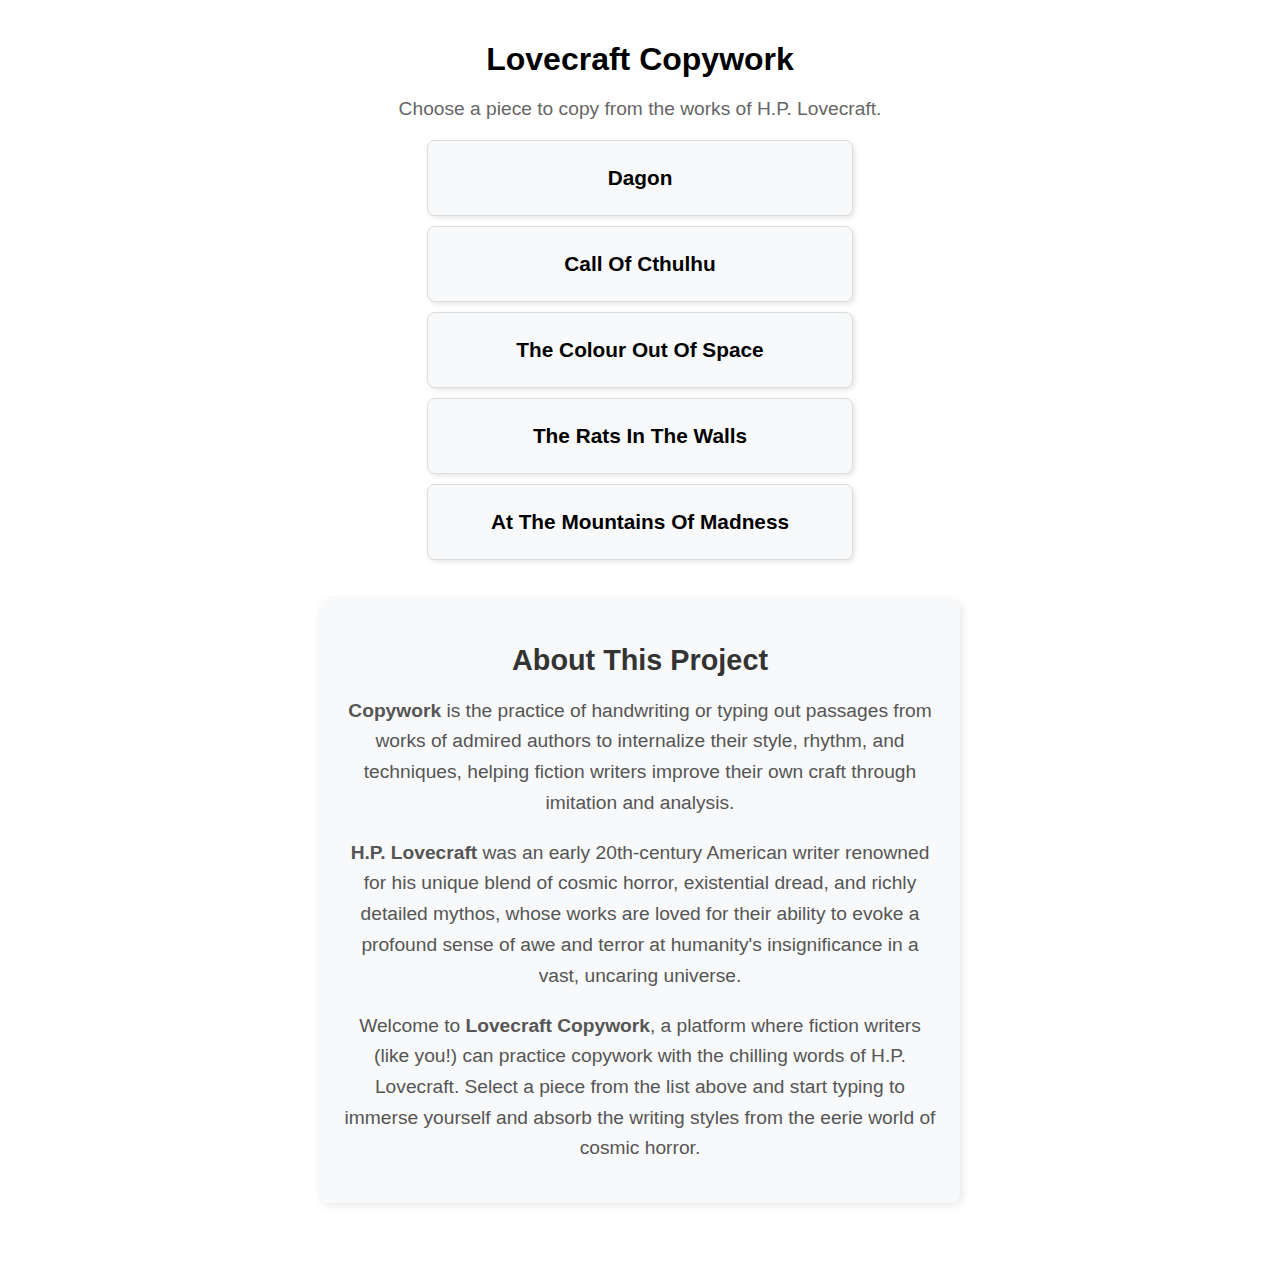
<file: docs/index.html>
<!DOCTYPE html>
<html lang="en">
<head>
    <meta charset="UTF-8">
    <meta name="viewport" content="width=device-width, initial-scale=1.0">
    <title>Lovecraft Copywork</title>
    <link rel="stylesheet" href="styles.css">
</head>
<body>
    <header>
        <h1>Lovecraft Copywork</h1>
        <p>Choose a piece to copy from the works of H.P. Lovecraft.</p>
    </header>

    <main>
        <ul id="text-list">
            <!-- Dynamically populated with JS -->
        </ul>
    </main>

    <section id="description">
        <h2>About This Project</h2>

        <p><strong>Copywork</strong> is the practice of handwriting or typing out passages from works of admired authors to internalize their style, rhythm, and techniques, helping fiction writers improve their own craft through imitation and analysis.</p>
        <p><strong>H.P. Lovecraft</strong> was an early 20th-century American writer renowned for his unique blend of cosmic horror, existential dread, and richly detailed mythos, whose works are loved for their ability to evoke a profound sense of awe and terror at humanity's insignificance in a vast, uncaring universe.</p>
        <p>Welcome to <strong>Lovecraft Copywork</strong>, a platform where fiction writers (like you!) can practice copywork with the chilling words of H.P. Lovecraft. Select a piece from the list above and start typing to immerse yourself and absorb the writing styles from the eerie world of cosmic horror.</p>
    </section>

    <script src="script.js"></script>
</body>
</html>
</file>
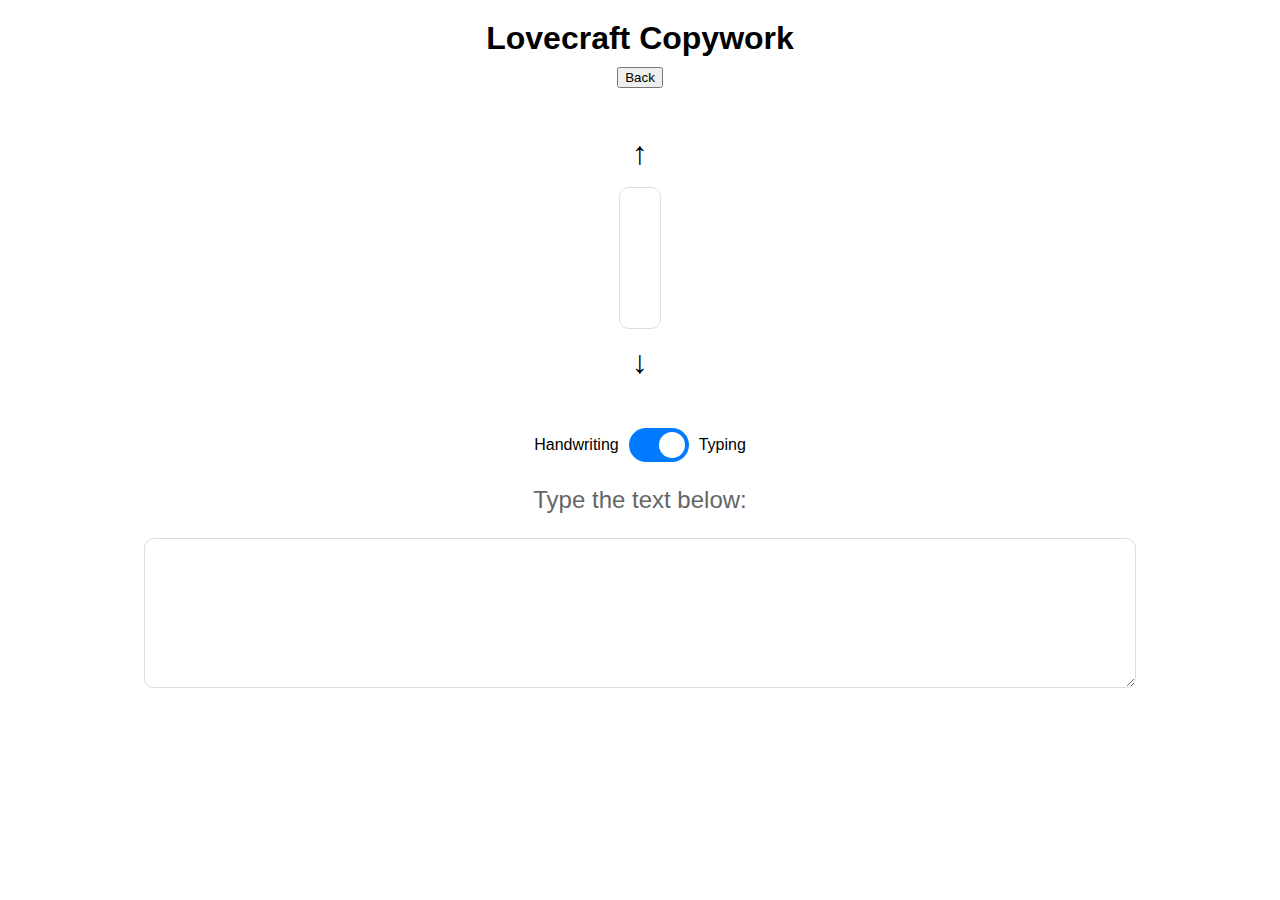
<file: docs/writing.html>
<body>
    <header>
        <h1>Lovecraft Copywork</h1>
        <button onclick="goBack()">Back</button>
        <link rel="stylesheet" href="styles.css">
    </header>

    <main>
        <h2 id="text-title"></h2>

        <div class="text-container">
            <button id="prev-snippet" class="nav-button">&#8593;</button>
            <div id="text-content" class="text-display"></div>
            <button id="next-snippet" class="nav-button">&#8595;</button>
        </div>

        <div class="toggle-container">
            <span id="mode-label-left">Handwriting</span>
            <label class="switch">
                <input type="checkbox" id="mode-switch" checked>
                <span class="slider round"></span>
            </label>
            <span id="mode-label-right">Typing</span>
        </div>

        <div id="typing-mode">
            <p id="typing-label">Type the text below:</p>
            <textarea id="typing-input"></textarea>
        </div>
    </main>

    <script src="writing.js"></script>
</body>
</html>
</file>
<file: docs/styles.css>
/* General Styles */
body {
    font-family: Arial, sans-serif;
    background-color: #ffffff;
    color: #000000;
    margin: 0;
    padding: 20px;
    text-align: center;
}

header {
    margin-bottom: 20px;
}

h1 {
    font-size: 2em;
    margin-bottom: 10px;
}

p {
    font-size: 1.2em;
    color: #666;
}

/* Text Display Container */
.text-container {
    display: flex;
    align-items: center;
    justify-content: center;
    flex-direction: column;
    gap: 10px;
    height: 300px;
    margin-bottom: 20px;
}

.text-display {
    font-size: 2em;
    line-height: 1.6;
    max-width: 80%;
    min-height: 100px;
    padding: 20px;
    border: 1px solid #ddd;
    border-radius: 10px;
    overflow: hidden;
}

/* Navigation Buttons */
.nav-button {
    font-size: 2em;
    padding: 5px 10px;
    border: none;
    background: none;
    cursor: pointer;
}

.nav-button:hover {
    color: #007BFF;
}

/* Toggle Switch */
.toggle-container {
    display: flex;
    align-items: center;
    justify-content: center;
    gap: 10px;
    margin-bottom: 20px;
}

.switch {
    position: relative;
    display: inline-block;
    width: 60px;
    height: 34px;
}

.switch input {
    opacity: 0;
    width: 0;
    height: 0;
}

.slider {
    position: absolute;
    cursor: pointer;
    top: 0;
    left: 0;
    right: 0;
    bottom: 0;
    background-color: #ccc;
    transition: 0.4s;
    border-radius: 34px;
}

.slider:before {
    position: absolute;
    content: "";
    height: 26px;
    width: 26px;
    left: 4px;
    bottom: 4px;
    background-color: white;
    transition: 0.4s;
    border-radius: 50%;
}

input:checked + .slider {
    background-color: #007BFF;
}

input:checked + .slider:before {
    transform: translateX(26px);
}

/* Typing Mode Input */
#typing-mode {
    display: block;
}

#typing-label {
    font-size: 1.5em;
}

textarea {
    width: 80%;
    height: 150px;
    font-size: 1.5em;
    padding: 10px;
    border: 1px solid #ddd;
    border-radius: 10px;
}

/* Modernized File List */
#text-list {
    list-style: none;
    padding: 0;
    display: flex;
    flex-direction: column;
    align-items: center;
    gap: 10px;
    width: 100%;
    max-width: 400px; /* Prevent excessive width */
    margin: 0 auto; /* Center the list */
}

#text-list li {
    background: #f8f9fa;
    border: 1px solid #ddd;
    border-radius: 8px;
    padding: 12px;
    width: 100%; /* Keep uniform size */
    text-align: center;
    transition: all 0.2s ease-in-out;
    box-shadow: 2px 2px 5px rgba(0, 0, 0, 0.1);
    cursor: pointer;
    display: flex;
    align-items: center;
    justify-content: center;
    min-height: 50px;
}

#text-list li:hover {
    background: #007BFF;
    color: white;
    transform: scale(1.02);
    box-shadow: 2px 2px 10px rgba(0, 0, 0, 0.15);
}

#text-list li a {
    text-decoration: none;
    font-size: 1.3em;
    color: inherit; /* Keeps text color matching parent */
    font-weight: 600;
    width: 100%;
    height: 100%;
    display: flex;
    align-items: center;
    justify-content: center;
    padding: 12px;
}


/* Description Section */
#description {
    max-width: 600px;
    margin: 40px auto;
    text-align: center;
    padding: 20px;
    background: #f8f9fa;
    border-radius: 8px;
    box-shadow: 2px 2px 10px rgba(0, 0, 0, 0.1);
}

#description h2 {
    font-size: 1.8em;
    margin-bottom: 10px;
    color: #333;
}

#description p {
    font-size: 1.2em;
    color: #555;
    line-height: 1.6;
}
</file>
